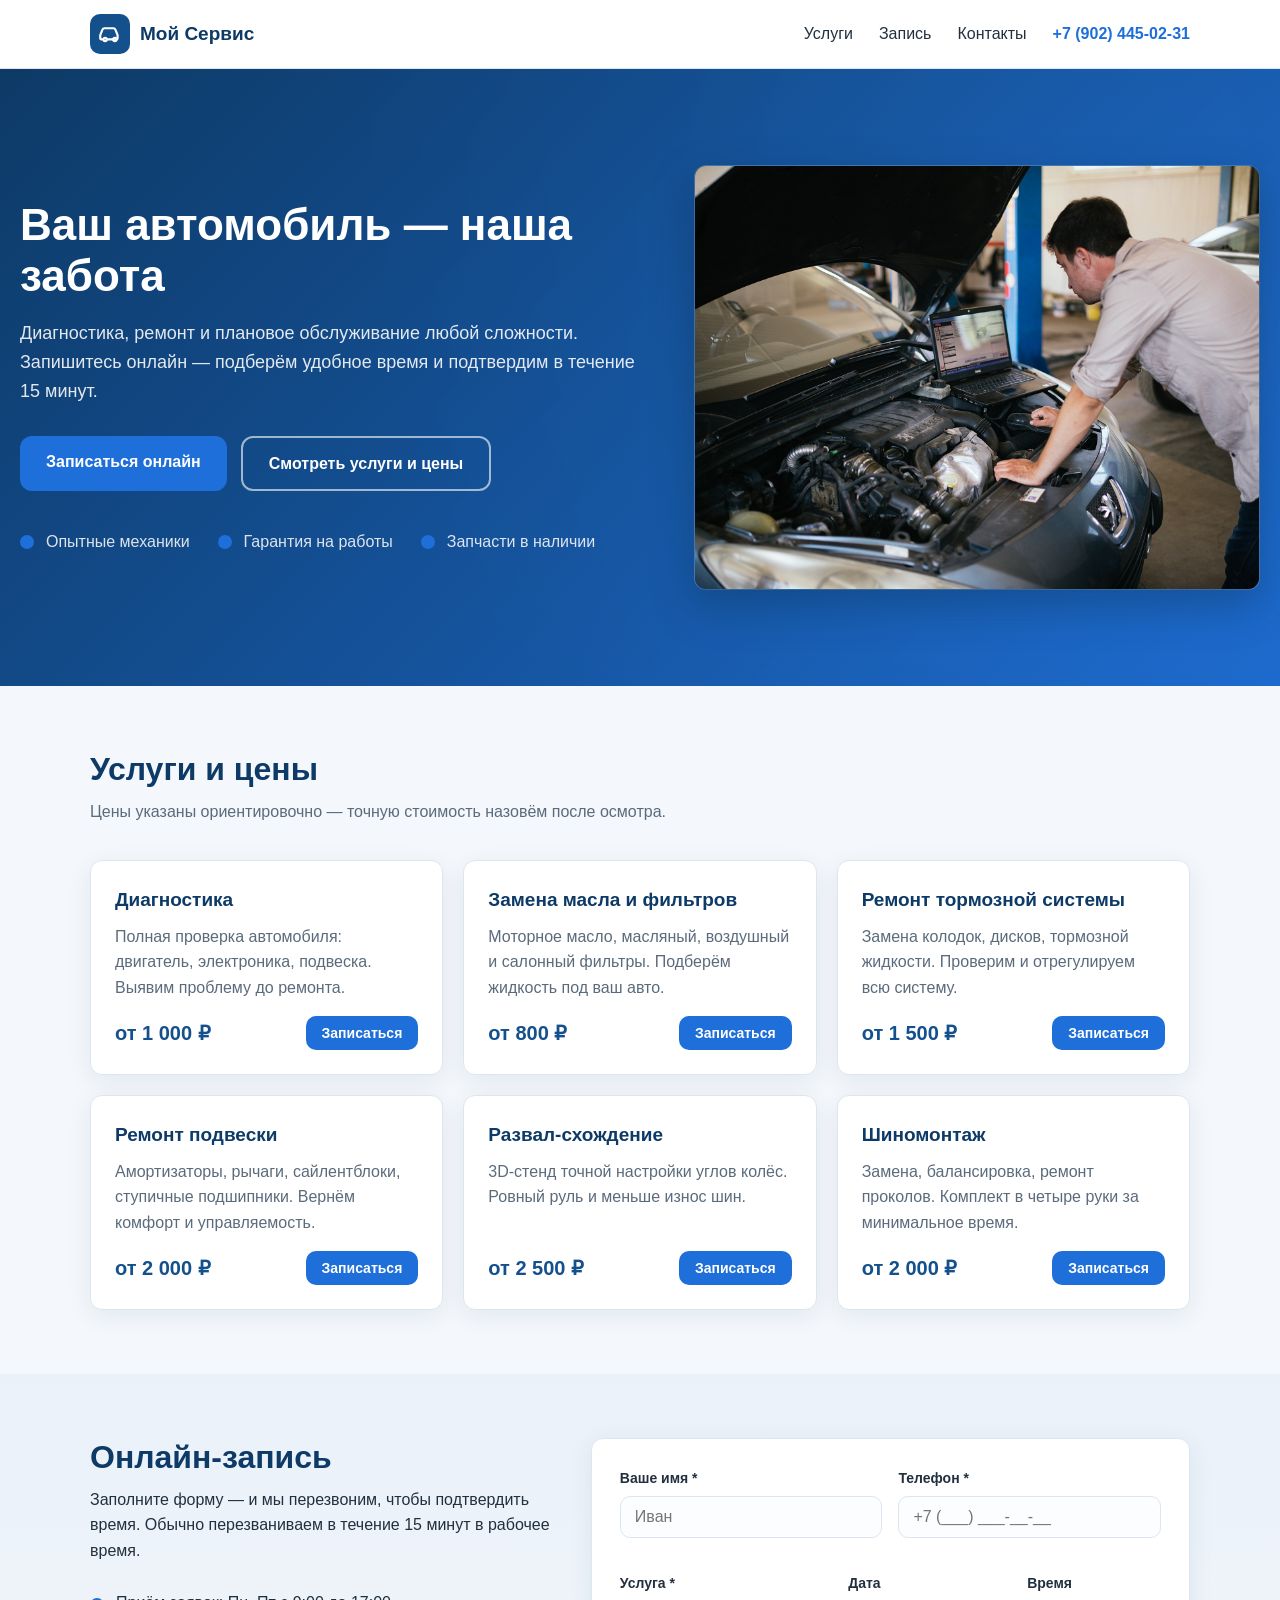
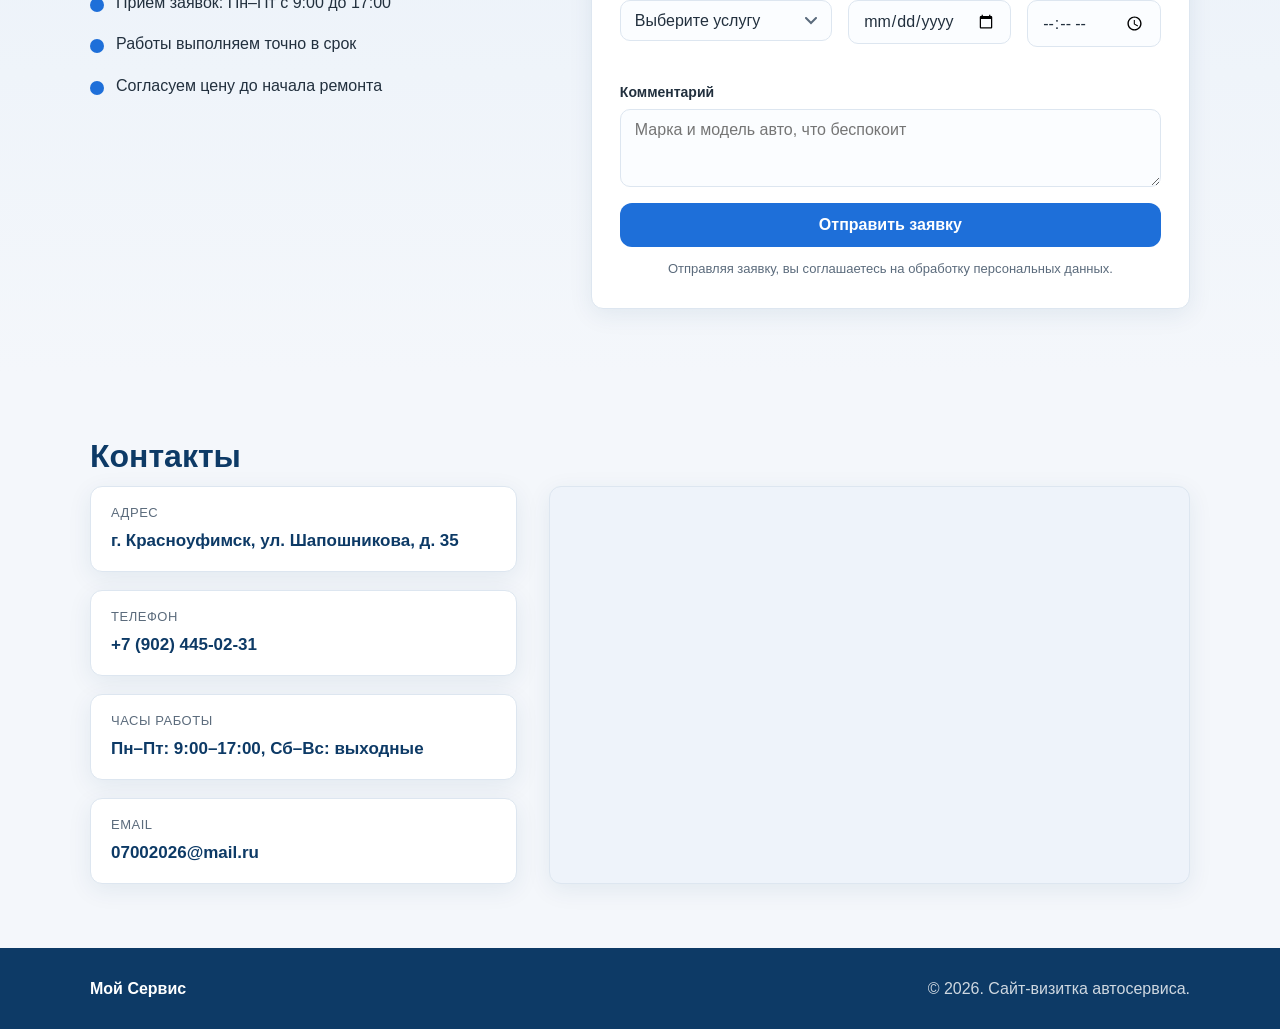
<file: index.html>
<!DOCTYPE html>
<html lang="ru">
<head>
  <!-- ============================================================
       ДАННЫЕ КЛИЕНТА ДЛЯ ПОИСКОВИКОВ — ПРИ НОВОМ САЙТЕ МЕНЯТЬ ЗДЕСЬ
       (остальные данные клиента — в файле config.js)
       ============================================================ -->
  <meta charset="UTF-8">
  <meta name="viewport" content="width=device-width, initial-scale=1.0">
  <title>Мой Сервис — автосервис в Красноуфимске: ремонт и обслуживание авто</title>
  <meta name="description" content="Автосервис «Мой Сервис» в Красноуфимске: диагностика, ремонт подвески и тормозов, замена масла, развал-схождение, шиномонтаж. Онлайн-запись, честные цены. Тел.: +7 (902) 445-02-31.">
  <link rel="canonical" href="https://andreq409.github.io/">
  <link rel="icon" href="data:image/svg+xml,%3Csvg%20xmlns='http://www.w3.org/2000/svg'%20viewBox='0%200%2064%2064'%3E%3Crect%20width='64'%20height='64'%20rx='14'%20fill='%2314508c'/%3E%3Cpath%20d='M14%2042h-3a4%204%200%200%201-4-4v-8l5-13a5%205%200%200%201%204.6-3.2h31a5%205%200%200%201%204.6%203.2l5%2013v8a4%204%200%200%201-4%204h-3'%20fill='none'%20stroke='%23fff'%20stroke-width='4'%20stroke-linecap='round'%20stroke-linejoin='round'/%3E%3Ccircle%20cx='20'%20cy='42'%20r='5'%20fill='none'%20stroke='%23fff'%20stroke-width='4'/%3E%3Ccircle%20cx='44'%20cy='42'%20r='5'%20fill='none'%20stroke='%23fff'%20stroke-width='4'/%3E%3Cpath%20d='M25%2042h14'%20stroke='%23fff'%20stroke-width='4'%20stroke-linecap='round'/%3E%3C/svg%3E">
  <meta property="og:type" content="website">
  <meta property="og:site_name" content="Мой Сервис">
  <meta property="og:locale" content="ru_RU">
  <meta property="og:title" content="Мой Сервис — автосервис в Красноуфимске">
  <meta property="og:description" content="Ремонт и обслуживание авто. Онлайн-запись, честные цены. Тел.: +7 (902) 445-02-31.">
  <meta property="og:url" content="https://andreq409.github.io/">
  <meta property="og:image" content="https://andreq409.github.io/hero-autoservice.jpg">
  <meta property="og:image:alt" content="Механик с ноутбуком проверяет автомобиль в сервисе">
  <meta name="twitter:card" content="summary_large_image">
  <meta name="twitter:title" content="Мой Сервис — автосервис в Красноуфимске">
  <meta name="twitter:description" content="Ремонт и обслуживание авто. Онлайн-запись, честные цены.">
  <meta name="twitter:image" content="https://andreq409.github.io/hero-autoservice.jpg">
  <meta name="yandex-verification" content="0c4f241a6bd8f697">
  <meta name="referrer" content="strict-origin-when-cross-origin">
  <meta http-equiv="Content-Security-Policy" content="default-src 'self'; script-src 'self'; style-src 'self'; img-src 'self' data: https:; connect-src https://formspree.io; frame-src https://yandex.ru; form-action https://formspree.io; base-uri 'none'; upgrade-insecure-requests">
  <script type="application/ld+json">
  {
    "@context": "https://schema.org",
    "@type": "AutoRepair",
    "name": "Мой Сервис",
    "description": "Автосервис в Красноуфимске: диагностика, ремонт и обслуживание автомобилей.",
    "url": "https://andreq409.github.io/",
    "telephone": "+7 (902) 445-02-31",
    "email": "07002026@mail.ru",
    "image": "https://andreq409.github.io/hero-autoservice.jpg",
    "priceRange": "₽₽",
    "address": {
      "@type": "PostalAddress",
      "streetAddress": "ул. Шапошникова, 35",
      "addressLocality": "Красноуфимск",
      "addressRegion": "Свердловская область",
      "addressCountry": "RU"
    },
    "openingHoursSpecification": [
      {
        "@type": "OpeningHoursSpecification",
        "dayOfWeek": ["Monday", "Tuesday", "Wednesday", "Thursday", "Friday"],
        "opens": "09:00",
        "closes": "17:00"
      }
    ],
    "hasMap": "https://yandex.ru/maps/?text=Красноуфимск,+Шапошникова,+35"
  }
  </script>
  <link rel="stylesheet" href="styles.css">
</head>
<body>

  <header class="site-header">
    <div class="container site-header__inner">
      <a href="#hero" class="logo">
        <span class="logo__icon" aria-hidden="true">
          <svg viewBox="0 0 24 24" width="26" height="26" fill="none" stroke="currentColor" stroke-width="2" stroke-linecap="round" stroke-linejoin="round">
            <path d="M5 17h-1a1 1 0 0 1-1-1v-3l2-5a2 2 0 0 1 1.9-1.3h8.2a2 2 0 0 1 1.9 1.3l2 5v3a1 1 0 0 1-1 1h-1"/>
            <circle cx="7.5" cy="17" r="1.5"/>
            <circle cx="16.5" cy="17" r="1.5"/>
            <path d="M9 17h6"/>
          </svg>
        </span>
        <span class="logo__text">Мой&nbsp;Сервис</span>
      </a>

      <nav class="nav" id="siteNav">
        <a class="nav__link" href="#services">Услуги</a>
        <a class="nav__link" href="#booking">Запись</a>
        <a class="nav__link" href="#contacts">Контакты</a>
        <a class="nav__link nav__link--phone" id="navPhone" href="#"></a>
      </nav>

      <button class="burger" id="burgerBtn" aria-label="Открыть меню" aria-expanded="false">
        <span></span><span></span><span></span>
      </button>
    </div>
  </header>

  <main>
    <section class="hero" id="hero">
      <div class="container hero__inner">
        <div class="hero__content">
          <h1 class="hero__title">Ваш автомобиль — наша забота</h1>
          <p class="hero__subtitle">
            Диагностика, ремонт и плановое обслуживание любой сложности.
            Запишитесь онлайн — подберём удобное время и подтвердим в течение 15 минут.
          </p>
          <div class="hero__actions">
            <a href="#booking" class="btn btn--primary">Записаться онлайн</a>
            <a href="#services" class="btn btn--ghost">Смотреть услуги и цены</a>
          </div>
          <ul class="hero__features">
            <li class="hero__feature">Опытные механики</li>
            <li class="hero__feature">Гарантия на работы</li>
            <li class="hero__feature">Запчасти в наличии</li>
          </ul>
        </div>
        <figure class="hero__media">
          <img src="hero-autoservice.jpg" alt="Механик с ноутбуком проверяет автомобиль в сервисе" width="1200" height="800">
        </figure>
      </div>
    </section>

    <section class="section" id="services">
      <div class="container">
        <h2 class="section__title">Услуги и цены</h2>
        <p class="section__subtitle">Цены указаны ориентировочно — точную стоимость назовём после осмотра.</p>
        <div class="services" id="servicesGrid"></div>
      </div>
    </section>

    <section class="section section--tinted" id="booking">
      <div class="container booking">
        <div class="booking__info">
          <h2 class="section__title">Онлайн-запись</h2>
          <p class="booking__text">
            Заполните форму — и мы перезвоним, чтобы подтвердить время.
            Обычно перезваниваем в течение 15 минут в рабочее время.
          </p>
          <ul class="booking__list" id="bookingPoints"></ul>
        </div>

        <form class="form" id="bookingForm" novalidate>
          <div class="form__row">
            <label class="form__field">
              <span class="form__label">Ваше имя *</span>
              <input type="text" name="name" class="form__input" placeholder="Иван" autocomplete="name" required>
              <span class="form__error" data-error-for="name"></span>
            </label>
            <label class="form__field">
              <span class="form__label">Телефон *</span>
              <input type="tel" name="phone" class="form__input" placeholder="+7 (___) ___-__-__" autocomplete="tel" required>
              <span class="form__error" data-error-for="phone"></span>
            </label>
          </div>

          <div class="form__row">
            <label class="form__field">
              <span class="form__label">Услуга *</span>
              <select name="service" class="form__input form__input--select" required>
                <option value="">Выберите услугу</option>
              </select>
              <span class="form__error" data-error-for="service"></span>
            </label>
            <div class="form__row-inner">
              <label class="form__field">
                <span class="form__label">Дата</span>
                <input type="date" name="date" class="form__input">
                <span class="form__error" data-error-for="date"></span>
              </label>
              <label class="form__field">
                <span class="form__label">Время</span>
                <input type="time" name="time" class="form__input" min="09:00" max="17:00">
                <span class="form__error" data-error-for="time"></span>
              </label>
            </div>
          </div>

          <label class="form__field">
            <span class="form__label">Комментарий</span>
            <textarea name="comment" class="form__input form__input--textarea" rows="3"
              placeholder="Марка и модель авто, что беспокоит"></textarea>
          </label>

          <button type="submit" class="btn btn--primary form__submit">Отправить заявку</button>
          <p class="form__note">Отправляя заявку, вы соглашаетесь на обработку персональных данных.</p>

          <div class="form__success" id="formSuccess" hidden>
            <strong>Заявка отправлена!</strong>
            Мы перезвоним вам в ближайшее время для подтверждения записи.
          </div>

          <div class="form__fail" id="formFail" hidden>
            <strong>Не получилось отправить заявку.</strong>
            Позвоните нам: <a href="tel:+79024450231">+7 (902) 445-02-31</a>
          </div>

          <input type="text" name="_gotcha" class="form__gotcha" tabindex="-1" autocomplete="off" aria-hidden="true">
        </form>
      </div>
    </section>

    <section class="section" id="contacts">
      <div class="container">
        <h2 class="section__title">Контакты</h2>
        <div class="contacts">
          <ul class="contacts__list" id="contactsList"></ul>
          <div class="map">
            <iframe class="map__frame" id="mapFrame" title="Карта — как нас найти" loading="lazy" allowfullscreen></iframe>
          </div>
        </div>
      </div>
    </section>
  </main>

  <footer class="site-footer">
    <div class="container site-footer__inner">
      <span class="site-footer__name" id="footerName">Мой Сервис</span>
      <span class="site-footer__copy">© 2026. Сайт-визитка автосервиса.</span>
    </div>
  </footer>

  <script src="config.js"></script>
  <script src="main.js"></script>
</body>
</html>
</file>
<file: styles.css>
:root {
  --color-primary: #14508c;
  --color-primary-dark: #0d3a66;
  --color-accent: #1e6fd9;
  --color-accent-hover: #185cc0;
  --color-bg: #f4f7fb;
  --color-surface: #ffffff;
  --color-text: #22303e;
  --color-text-muted: #5b6b7c;
  --color-line: #dde6f0;
  --color-error: #d93838;
  --color-success-bg: #e6f6ec;
  --color-success-text: #1e7a46;
  --radius: 12px;
  --shadow: 0 6px 24px rgba(13, 58, 102, 0.08);
}

* {
  margin: 0;
  padding: 0;
  box-sizing: border-box;
}

html {
  scroll-behavior: smooth;
}

body {
  font-family: -apple-system, "Segoe UI", Roboto, Arial, sans-serif;
  font-size: 16px;
  line-height: 1.6;
  color: var(--color-text);
  background-color: var(--color-bg);
}

.container {
  width: 100%;
  max-width: 1140px;
  margin: 0 auto;
  padding: 0 20px;
}

.section {
  padding: 64px 0;
}

.section--tinted {
  background: linear-gradient(180deg, #eaf1f9 0%, var(--color-bg) 100%);
}

.hero,
.section {
  scroll-margin-top: 80px;
}

.section__title {
  font-size: 32px;
  line-height: 1.2;
  color: var(--color-primary-dark);
  margin-bottom: 10px;
}

.section__subtitle {
  color: var(--color-text-muted);
  margin-bottom: 36px;
}

.btn {
  display: inline-block;
  padding: 13px 26px;
  border: none;
  border-radius: var(--radius);
  font-size: 16px;
  font-weight: 600;
  text-decoration: none;
  text-align: center;
  cursor: pointer;
  transition: background-color 0.2s, transform 0.1s;
}

.btn:active {
  transform: translateY(1px);
}

.btn--primary {
  background-color: var(--color-accent);
  color: #fff;
}

.btn--primary:hover {
  background-color: var(--color-accent-hover);
}

.btn--ghost {
  background-color: transparent;
  color: #fff;
  border: 2px solid rgba(255, 255, 255, 0.6);
}

.btn--ghost:hover {
  border-color: #fff;
  background-color: rgba(255, 255, 255, 0.1);
}

.site-header {
  position: sticky;
  top: 0;
  z-index: 10;
  background-color: var(--color-surface);
  border-bottom: 1px solid var(--color-line);
}

.site-header__inner {
  display: flex;
  align-items: center;
  justify-content: space-between;
  height: 68px;
}

.logo {
  display: flex;
  align-items: center;
  gap: 10px;
  text-decoration: none;
  color: var(--color-primary-dark);
  font-size: 19px;
  font-weight: 700;
  white-space: nowrap;
}

.logo__icon {
  display: grid;
  place-items: center;
  width: 40px;
  height: 40px;
  border-radius: 10px;
  background-color: var(--color-primary);
  color: #fff;
}

.nav {
  display: flex;
  align-items: center;
  gap: 26px;
}

.nav__link {
  color: var(--color-text);
  text-decoration: none;
  font-weight: 500;
  transition: color 0.2s;
}

.nav__link:hover {
  color: var(--color-accent);
}

.nav__link--phone {
  color: var(--color-accent);
  font-weight: 700;
}

.burger {
  display: none;
  flex-direction: column;
  justify-content: center;
  gap: 5px;
  width: 44px;
  height: 44px;
  padding: 10px;
  background: none;
  border: none;
  cursor: pointer;
}

.burger span {
  display: block;
  height: 2px;
  width: 100%;
  background-color: var(--color-primary-dark);
  border-radius: 2px;
  transition: transform 0.25s, opacity 0.25s;
}

.burger--open span:nth-child(1) {
  transform: translateY(7px) rotate(45deg);
}

.burger--open span:nth-child(2) {
  opacity: 0;
}

.burger--open span:nth-child(3) {
  transform: translateY(-7px) rotate(-45deg);
}

.hero {
  background:
    linear-gradient(135deg, rgba(13, 58, 102, 0.94), rgba(30, 111, 217, 0.88)),
    radial-gradient(circle at 80% 20%, #2f7dd1, transparent 60%);
  background-color: var(--color-primary-dark);
  color: #fff;
  padding: 96px 0;
}

.hero__inner {
  display: grid;
  grid-template-columns: minmax(0, 1.05fr) minmax(0, 0.95fr);
  gap: 48px;
  align-items: center;
  max-width: none;
}

.hero__title {
  font-size: 44px;
  line-height: 1.15;
  margin-bottom: 18px;
}

.hero__subtitle {
  font-size: 18px;
  color: rgba(255, 255, 255, 0.88);
  margin-bottom: 30px;
}

.hero__actions {
  display: flex;
  flex-wrap: wrap;
  gap: 14px;
  margin-bottom: 38px;
}

.hero__features {
  display: flex;
  flex-wrap: wrap;
  gap: 12px 28px;
  list-style: none;
  padding: 0;
}

.hero__feature {
  position: relative;
  padding-left: 26px;
  color: rgba(255, 255, 255, 0.85);
  font-weight: 500;
}

.hero__feature::before {
  content: "";
  position: absolute;
  left: 0;
  top: 50%;
  transform: translateY(-50%);
  width: 14px;
  height: 14px;
  border-radius: 50%;
  background-color: var(--color-accent);
}

.hero__media {
  margin: 0;
  border-radius: var(--radius);
  overflow: hidden;
  border: 1px solid rgba(255, 255, 255, 0.18);
  box-shadow: 0 16px 40px rgba(9, 42, 74, 0.35);
  background: linear-gradient(160deg, #0f4273 0%, #1a5aa8 100%);
}

.hero__media img,
.hero__media svg {
  display: block;
  width: 100%;
  height: auto;
}

.hero__media img {
  height: 100%;
  aspect-ratio: 4 / 3;
  object-fit: cover;
}

.hero__content:only-child {
  grid-column: 1 / -1;
  max-width: 720px;
}

.services {
  display: grid;
  grid-template-columns: repeat(3, 1fr);
  gap: 20px;
}

.service-card {
  display: flex;
  flex-direction: column;
  background-color: var(--color-surface);
  border: 1px solid var(--color-line);
  border-radius: var(--radius);
  padding: 24px;
  box-shadow: var(--shadow);
  transition: transform 0.2s, box-shadow 0.2s;
}

.service-card:hover {
  transform: translateY(-3px);
  box-shadow: 0 10px 30px rgba(13, 58, 102, 0.13);
}

.service-card__title {
  font-size: 19px;
  color: var(--color-primary-dark);
  margin-bottom: 8px;
}

.service-card__desc {
  color: var(--color-text-muted);
  flex-grow: 1;
  margin-bottom: 16px;
}

.service-card__footer {
  display: flex;
  align-items: center;
  justify-content: space-between;
  gap: 12px;
}

.service-card__price {
  font-size: 20px;
  font-weight: 700;
  color: var(--color-primary);
}

.service-card__book {
  padding: 9px 16px;
  font-size: 14px;
  border-radius: 10px;
}

.booking {
  display: grid;
  grid-template-columns: 1fr 1.3fr;
  gap: 40px;
  align-items: start;
}

.booking__text {
  margin-bottom: 18px;
}

.booking__list {
  list-style: none;
  padding: 0;
}

.booking__list li {
  position: relative;
  padding: 8px 0 8px 26px;
}

.booking__list li::before {
  content: "";
  position: absolute;
  left: 0;
  top: 16px;
  width: 14px;
  height: 14px;
  border-radius: 50%;
  background-color: var(--color-accent);
}

.form {
  background-color: var(--color-surface);
  border: 1px solid var(--color-line);
  border-radius: var(--radius);
  padding: 28px;
  box-shadow: var(--shadow);
}

.form__row {
  display: grid;
  grid-template-columns: 1fr 1fr;
  gap: 16px;
}

.form__row-inner {
  display: grid;
  grid-template-columns: 1fr 1fr;
  gap: 16px;
}

.form__field {
  display: flex;
  flex-direction: column;
  margin-bottom: 16px;
}

.form__label {
  font-size: 14px;
  font-weight: 600;
  margin-bottom: 6px;
}

.form__input {
  width: 100%;
  padding: 11px 14px;
  font-size: 16px;
  font-family: inherit;
  color: var(--color-text);
  background-color: #fbfdff;
  border: 1px solid var(--color-line);
  border-radius: 10px;
  outline: none;
  transition: border-color 0.2s, box-shadow 0.2s;
}

.form__input:focus {
  border-color: var(--color-accent);
  box-shadow: 0 0 0 3px rgba(30, 111, 217, 0.15);
}

.form__input--select {
  appearance: none;
  background-image: url("data:image/svg+xml,%3Csvg xmlns='http://www.w3.org/2000/svg' width='12' height='8' viewBox='0 0 12 8'%3E%3Cpath d='M1 1l5 5 5-5' fill='none' stroke='%235b6b7c' stroke-width='2' stroke-linecap='round'/%3E%3C/svg%3E");
  background-repeat: no-repeat;
  background-position: right 14px center;
  padding-right: 36px;
}

.form__input--textarea {
  resize: vertical;
}

.form__input--invalid {
  border-color: var(--color-error);
}

.form__error {
  min-height: 18px;
  font-size: 13px;
  color: var(--color-error);
}

.form__submit {
  width: 100%;
}

.form__note {
  margin-top: 12px;
  font-size: 13px;
  color: var(--color-text-muted);
  text-align: center;
}

.form__success {
  margin-top: 18px;
  padding: 16px;
  background-color: var(--color-success-bg);
  color: var(--color-success-text);
  border-radius: 10px;
  text-align: center;
}

.form__fail {
  margin-top: 18px;
  padding: 16px;
  background-color: #fdecec;
  color: var(--color-error);
  border-radius: 10px;
  text-align: center;
}

.form__fail a {
  color: var(--color-error);
  font-weight: 700;
}

.form__gotcha {
  position: absolute;
  left: -9999px;
  width: 1px;
  height: 1px;
  opacity: 0;
}

.contacts {
  display: grid;
  grid-template-columns: 1fr 1.5fr;
  gap: 32px;
  align-items: stretch;
}

.contacts__list {
  list-style: none;
  padding: 0;
  display: flex;
  flex-direction: column;
  gap: 18px;
}

.contacts__item {
  background-color: var(--color-surface);
  border: 1px solid var(--color-line);
  border-radius: var(--radius);
  padding: 16px 20px;
  box-shadow: var(--shadow);
}

.contacts__label {
  display: block;
  font-size: 13px;
  text-transform: uppercase;
  letter-spacing: 0.04em;
  color: var(--color-text-muted);
  margin-bottom: 4px;
}

.contacts__value {
  font-size: 17px;
  font-weight: 600;
  color: var(--color-primary-dark);
  text-decoration: none;
}

a.contacts__value:hover {
  color: var(--color-accent);
}

.map {
  border-radius: var(--radius);
  overflow: hidden;
  border: 1px solid var(--color-line);
  box-shadow: var(--shadow);
  background-color: #eef3fa;
}

.map__frame {
  display: block;
  width: 100%;
  height: 100%;
  min-height: 360px;
  border: 0;
}

.site-footer {
  background-color: var(--color-primary-dark);
  color: rgba(255, 255, 255, 0.8);
  padding: 28px 0;
}

.site-footer__inner {
  display: flex;
  align-items: center;
  justify-content: space-between;
  flex-wrap: wrap;
  gap: 10px;
}

.site-footer__name {
  font-weight: 700;
  color: #fff;
}

@media (max-width: 900px) {
  .services {
    grid-template-columns: repeat(2, 1fr);
  }

  .booking,
  .contacts {
    grid-template-columns: 1fr;
  }

  .hero__inner {
    grid-template-columns: 1fr;
    gap: 32px;
  }

  .hero__title {
    font-size: 36px;
  }
}

@media (max-width: 640px) {
  .section {
    padding: 44px 0;
  }

  .section__title {
    font-size: 26px;
  }

  .hero {
    padding: 64px 0;
  }

  .hero__title {
    font-size: 30px;
  }

  .services {
    grid-template-columns: 1fr;
  }

  .form__row,
  .form__row-inner {
    grid-template-columns: 1fr;
  }

  .map__frame {
    min-height: 280px;
  }

  .form {
    padding: 20px;
  }

  .burger {
    display: flex;
  }

  .nav {
    position: absolute;
    top: 68px;
    left: 0;
    right: 0;
    flex-direction: column;
    align-items: flex-start;
    gap: 4px;
    padding: 10px 20px 18px;
    background-color: var(--color-surface);
    border-bottom: 1px solid var(--color-line);
    box-shadow: var(--shadow);
    display: none;
  }

  .nav--open {
    display: flex;
  }

  .nav__link {
    padding: 10px 0;
    font-size: 17px;
    width: 100%;
  }
}
</file>
